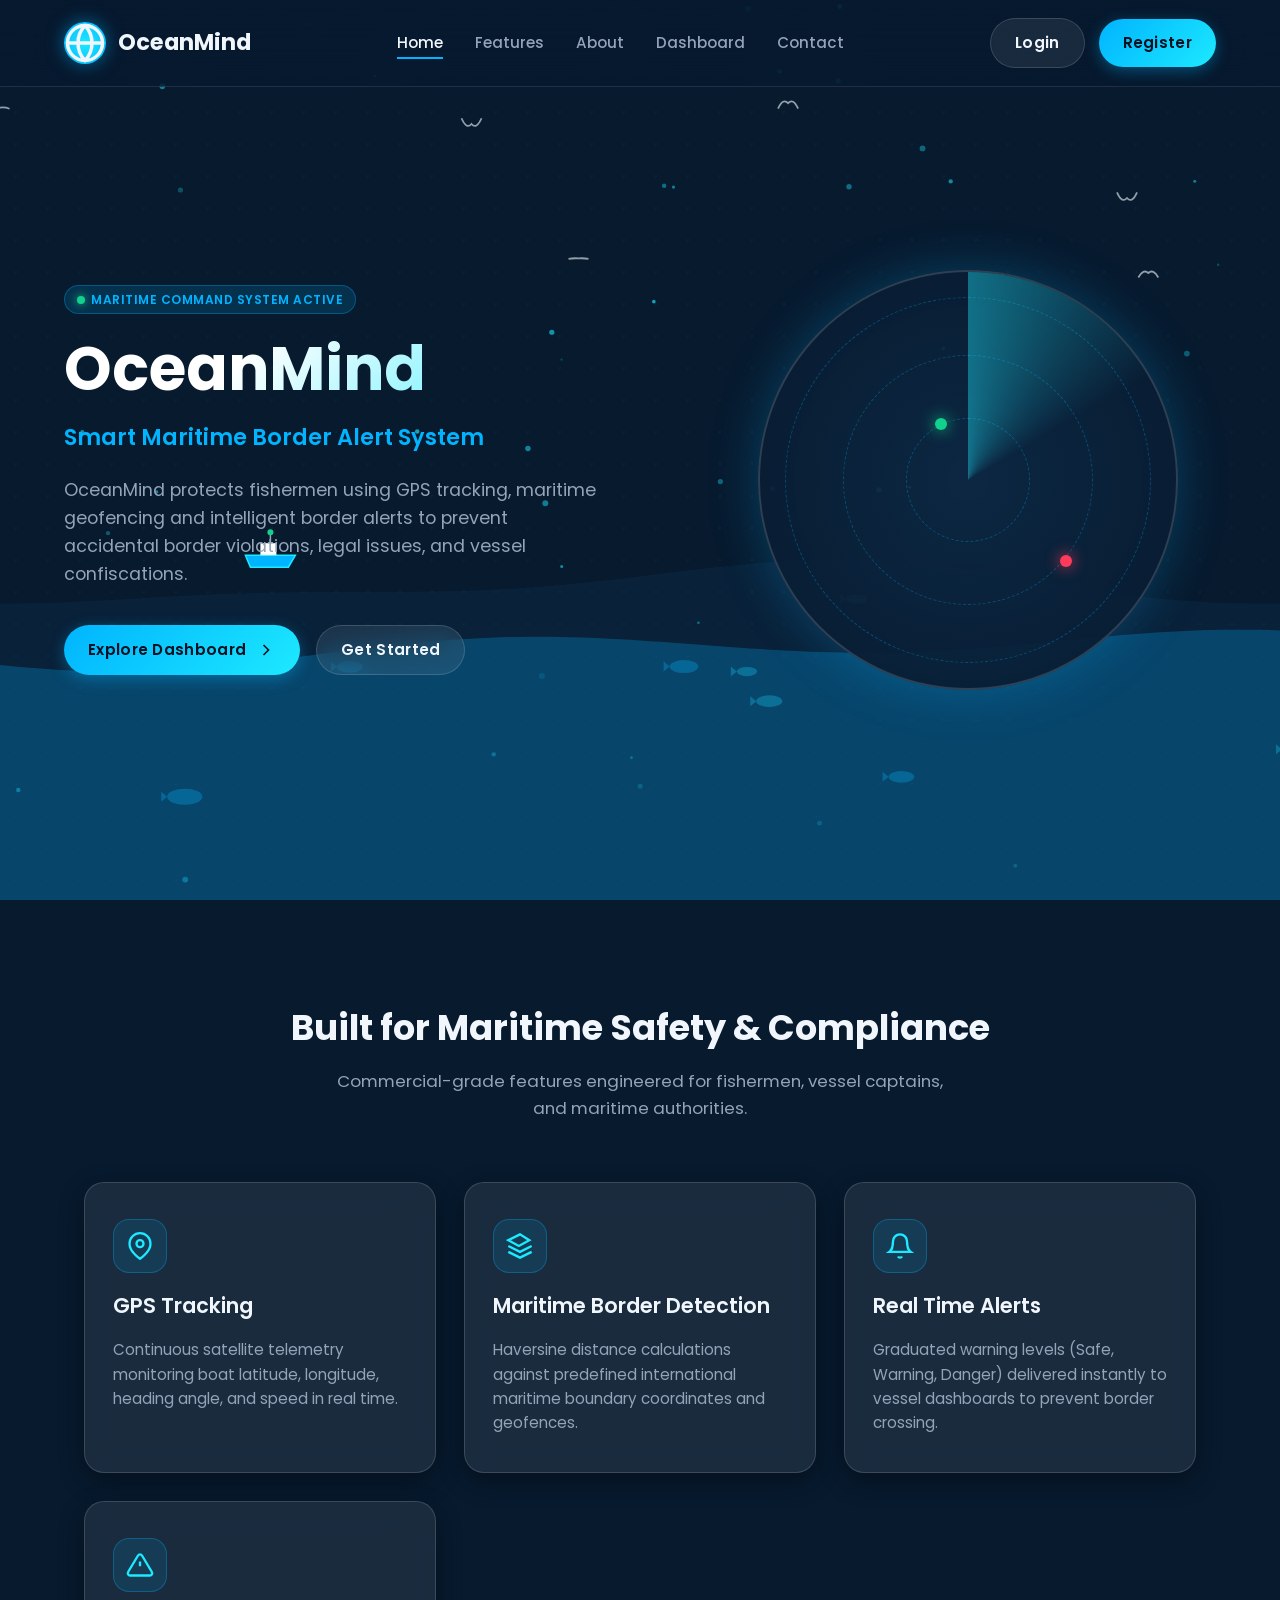
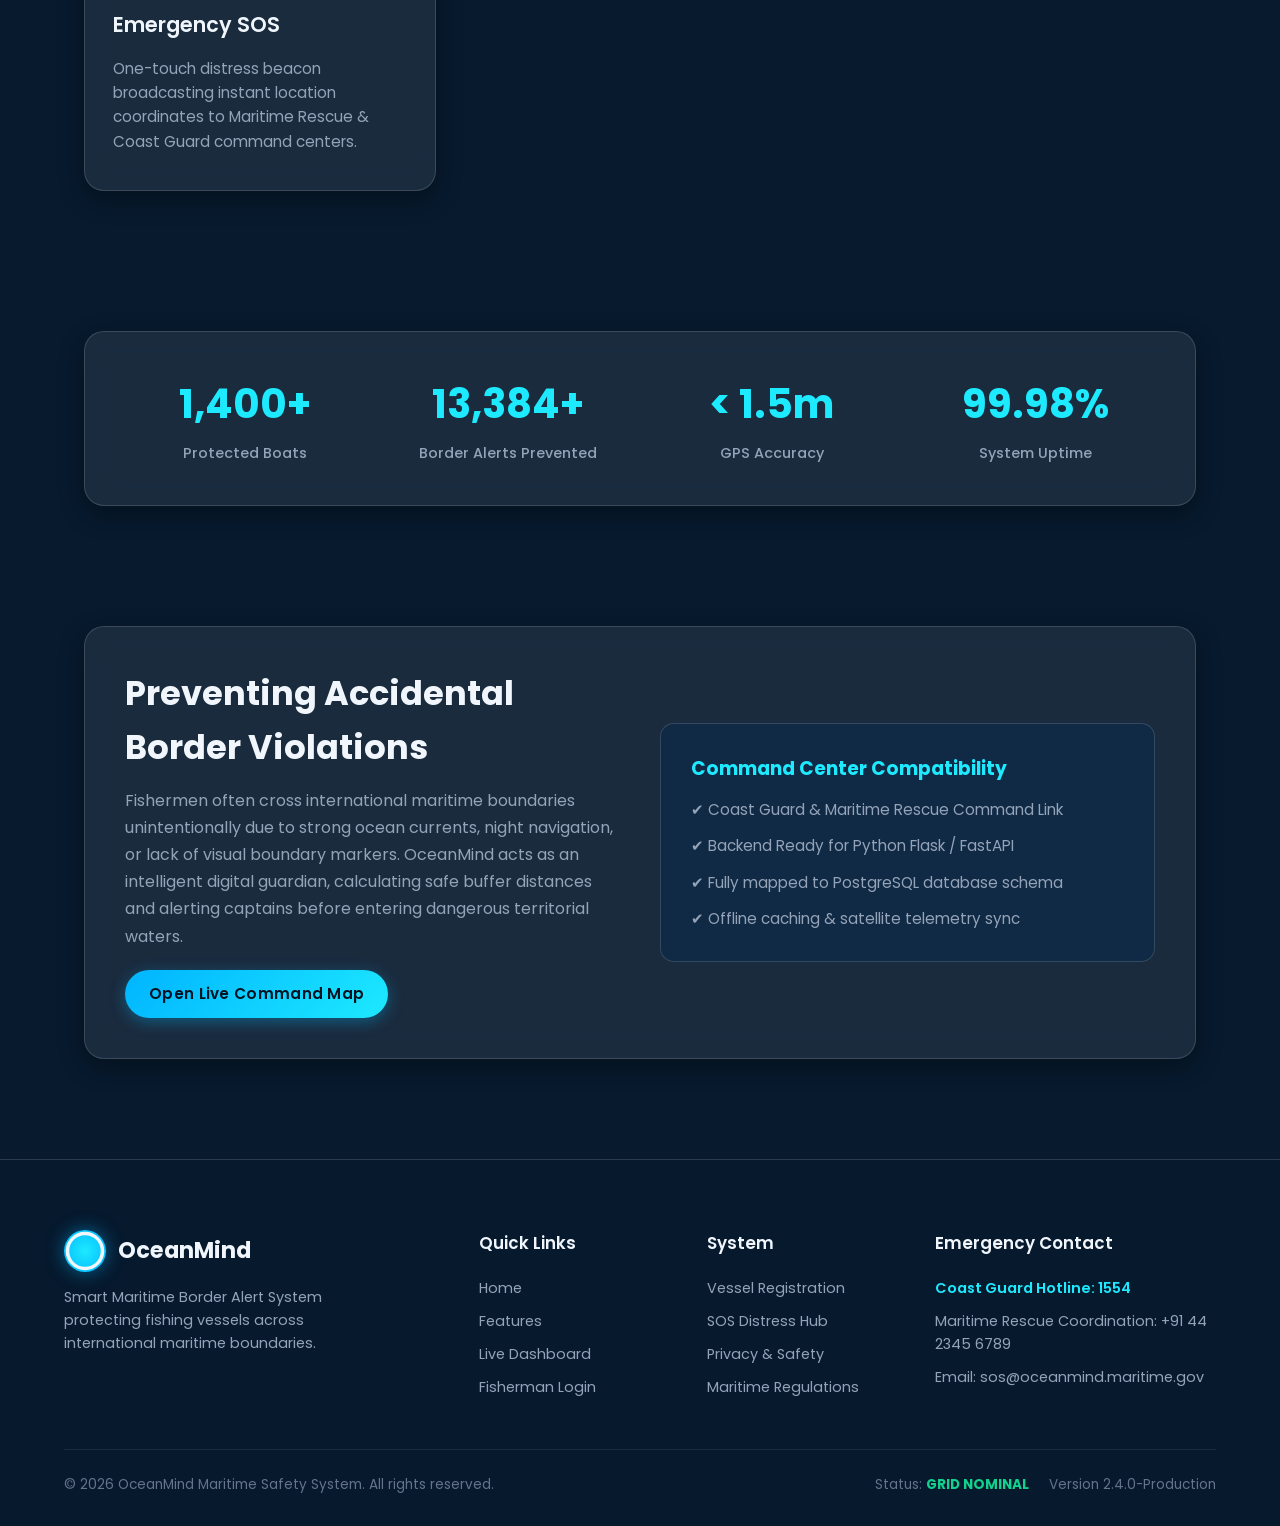
<file: index.html>
<!DOCTYPE html>
<html lang="en">
<head>
  <meta charset="UTF-8">
  <meta name="viewport" content="width=device-width, initial-scale=1.0">
  <title>OceanMind - Smart Maritime Border Alert System</title>
  <meta name="description" content="OceanMind protects fishermen using real-time GPS tracking, maritime geofencing and intelligent border alerts to prevent accidental international border violations.">
  
  <!-- Google Fonts: Poppins -->
  <link rel="preconnect" href="https://fonts.googleapis.com">
  <link rel="preconnect" href="https://fonts.gstatic.com" crossorigin>
  <link href="https://fonts.googleapis.com/css2?family=Poppins:wght@400;500;600;700&display=swap" rel="stylesheet">
  
  <!-- OceanMind Master CSS -->
  <link rel="stylesheet" href="css/oceanmind.css">
</head>
<body>

  <!-- ==========================================
       NAVIGATION HEADER
       ========================================== -->
  <header class="navbar">
    <a href="index.html" class="navbar-brand">
      <div class="logo-icon">
        <svg viewBox="0 0 24 24" fill="none" stroke="currentColor" stroke-width="2" stroke-linecap="round" stroke-linejoin="round">
          <circle cx="12" cy="12" r="10"></circle>
          <path d="M12 2a14.5 14.5 0 0 0 0 20 14.5 14.5 0 0 0 0-20"></path>
          <path d="M2 12h20"></path>
        </svg>
      </div>
      <span>OceanMind</span>
    </a>

    <nav>
      <ul class="nav-menu" id="hero-nav-menu">
        <li><a href="index.html" class="nav-link active">Home</a></li>
        <li><a href="#features" class="nav-link">Features</a></li>
        <li><a href="#about" class="nav-link">About</a></li>
        <li><a href="dashboard.html" class="nav-link">Dashboard</a></li>
        <li><a href="#contact" class="nav-link">Contact</a></li>
      </ul>
    </nav>

    <div class="nav-actions">
      <a href="login.html" class="btn btn-secondary">Login</a>
      <a href="register.html" class="btn btn-primary">Register</a>
      <div class="mobile-toggle" id="hero-mobile-toggle">☰</div>
    </div>
  </header>

  <!-- ==========================================
       FULLSCREEN HERO SECTION
       ========================================== -->
  <section class="hero-section">
    <!-- HTML5 Canvas Animated Ocean Backdrop -->
    <canvas id="ocean-canvas"></canvas>
    <div class="hero-overlay-grid"></div>

    <div class="hero-container">
      <div class="hero-content">
        <div class="badge badge-info hero-badge" style="margin-bottom: 20px;">
          <span class="status-dot active"></span> Maritime Command System Active
        </div>
        <h1 class="hero-title">OceanMind</h1>
        <h2 class="hero-subtitle">Smart Maritime Border Alert System</h2>
        <p class="hero-description">
          OceanMind protects fishermen using GPS tracking, maritime geofencing and intelligent border alerts to prevent accidental border violations, legal issues, and vessel confiscations.
        </p>

        <div class="hero-buttons">
          <a href="dashboard.html" class="btn btn-primary">
            <span>Explore Dashboard</span>
            <svg width="20" height="20" viewBox="0 0 24 24" fill="none" stroke="currentColor" stroke-width="2"><polyline points="9 18 15 12 9 6"></polyline></svg>
          </a>
          <a href="register.html" class="btn btn-secondary">Get Started</a>
        </div>
      </div>

      <!-- Animated Radar Preview Graphic -->
      <div class="hero-visual">
        <div class="radar-preview-box">
          <div class="radar-ring radar-ring-1"></div>
          <div class="radar-ring radar-ring-2"></div>
          <div class="radar-ring radar-ring-3"></div>
          <div class="radar-line"></div>
          <div class="radar-blip boat-blip" title="Vessel Sentinel IX"></div>
          <div class="radar-blip danger-blip" title="Maritime Boundary Line"></div>
        </div>
      </div>
    </div>
  </section>

  <!-- ==========================================
       FEATURE CARDS SECTION
       ========================================== -->
  <section class="features-section" id="features">
    <div class="section-header">
      <h2 class="section-title">Built for Maritime Safety & Compliance</h2>
      <p class="section-subtitle">Commercial-grade features engineered for fishermen, vessel captains, and maritime authorities.</p>
    </div>

    <div class="features-grid">
      <!-- Feature 1 -->
      <div class="glass-card feature-card">
        <div class="feature-icon">
          <svg viewBox="0 0 24 24" fill="none" stroke="currentColor" stroke-width="2"><path d="M21 10c0 7-9 13-9 13s-9-6-9-13a9 9 0 0 1 18 0z"></path><circle cx="12" cy="10" r="3"></circle></svg>
        </div>
        <h3 class="feature-title">GPS Tracking</h3>
        <p class="feature-desc">Continuous satellite telemetry monitoring boat latitude, longitude, heading angle, and speed in real time.</p>
      </div>

      <!-- Feature 2 -->
      <div class="glass-card feature-card">
        <div class="feature-icon">
          <svg viewBox="0 0 24 24" fill="none" stroke="currentColor" stroke-width="2"><polygon points="12 2 2 7 11 12 20 7 12 2"></polygon><polyline points="2 17 12 22 22 17"></polyline><polyline points="2 12 12 17 22 12"></polyline></svg>
        </div>
        <h3 class="feature-title">Maritime Border Detection</h3>
        <p class="feature-desc">Haversine distance calculations against predefined international maritime boundary coordinates and geofences.</p>
      </div>

      <!-- Feature 3 -->
      <div class="glass-card feature-card">
        <div class="feature-icon">
          <svg viewBox="0 0 24 24" fill="none" stroke="currentColor" stroke-width="2"><path d="M18 8A6 6 0 0 0 6 8c0 7-3 9-3 9h18s-3-2-3-9"></path><path d="M13.73 21a2 2 0 0 1-3.46 0"></path></svg>
        </div>
        <h3 class="feature-title">Real Time Alerts</h3>
        <p class="feature-desc">Graduated warning levels (Safe, Warning, Danger) delivered instantly to vessel dashboards to prevent border crossing.</p>
      </div>

      <!-- Feature 4 -->
      <div class="glass-card feature-card">
        <div class="feature-icon">
          <svg viewBox="0 0 24 24" fill="none" stroke="currentColor" stroke-width="2"><path d="M10.29 3.86L1.82 18a2 2 0 0 0 1.71 3h16.94a2 2 0 0 0 1.71-3L13.71 3.86a2 2 0 0 0-3.42 0z"></path><line x1="12" y1="9" x2="12" y2="13"></line><line x1="12" y1="17" x2="12.01" y2="17"></line></svg>
        </div>
        <h3 class="feature-title">Emergency SOS</h3>
        <p class="feature-desc">One-touch distress beacon broadcasting instant location coordinates to Maritime Rescue & Coast Guard command centers.</p>
      </div>
    </div>
  </section>

  <!-- ==========================================
       STATISTICS SECTION
       ========================================== -->
  <section class="stats-section">
    <div class="glass-card stats-container">
      <div class="stat-item">
        <div class="stat-number" data-target="1480">1,480+</div>
        <div class="stat-label">Protected Boats</div>
      </div>
      <div class="stat-item">
        <div class="stat-number" data-target="14290">14,290+</div>
        <div class="stat-label">Border Alerts Prevented</div>
      </div>
      <div class="stat-item">
        <div class="stat-number">&lt; 1.5m</div>
        <div class="stat-label">GPS Accuracy</div>
      </div>
      <div class="stat-item">
        <div class="stat-number">99.98%</div>
        <div class="stat-label">System Uptime</div>
      </div>
    </div>
  </section>

  <!-- ==========================================
       ABOUT & MARITIME COMMAND CALLOUT
       ========================================== -->
  <section class="features-section" id="about" style="padding-top: 20px;">
    <div class="glass-card" style="padding: 40px; display: grid; grid-template-columns: 1fr 1fr; gap: 40px; align-items: center;">
      <div>
        <h2 class="section-title" style="text-align: left; font-size: 2.1rem;">Preventing Accidental Border Violations</h2>
        <p style="color: var(--text-muted); margin-bottom: 20px; line-height: 1.7;">
          Fishermen often cross international maritime boundaries unintentionally due to strong ocean currents, night navigation, or lack of visual boundary markers. OceanMind acts as an intelligent digital guardian, calculating safe buffer distances and alerting captains before entering dangerous territorial waters.
        </p>
        <div style="display: flex; gap: 16px;">
          <a href="dashboard.html" class="btn btn-primary">Open Live Command Map</a>
        </div>
      </div>
      <div style="background: rgba(14, 42, 71, 0.8); border: 1px solid var(--card-border); border-radius: var(--radius-md); padding: 30px;">
        <h3 style="color: var(--accent-cyan); margin-bottom: 14px;">Command Center Compatibility</h3>
        <ul style="list-style: none; display: flex; flex-direction: column; gap: 12px; color: var(--text-muted); font-size: 0.95rem;">
          <li>✔ Coast Guard & Maritime Rescue Command Link</li>
          <li>✔ Backend Ready for Python Flask / FastAPI</li>
          <li>✔ Fully mapped to PostgreSQL database schema</li>
          <li>✔ Offline caching & satellite telemetry sync</li>
        </ul>
      </div>
    </div>
  </section>

  <!-- ==========================================
       FOOTER
       ========================================== -->
  <footer class="footer" id="contact">
    <div class="footer-container">
      <div class="footer-brand">
        <a href="index.html" class="navbar-brand">
          <div class="logo-icon">
            <svg viewBox="0 0 24 24" fill="none" stroke="currentColor" stroke-width="2"><circle cx="12" cy="12" r="10"></circle></svg>
          </div>
          <span>OceanMind</span>
        </a>
        <p>Smart Maritime Border Alert System protecting fishing vessels across international maritime boundaries.</p>
      </div>

      <div>
        <h4 class="footer-col-title">Quick Links</h4>
        <ul class="footer-links">
          <li><a href="index.html">Home</a></li>
          <li><a href="#features">Features</a></li>
          <li><a href="dashboard.html">Live Dashboard</a></li>
          <li><a href="login.html">Fisherman Login</a></li>
        </ul>
      </div>

      <div>
        <h4 class="footer-col-title">System</h4>
        <ul class="footer-links">
          <li><a href="register.html">Vessel Registration</a></li>
          <li><a href="dashboard.html">SOS Distress Hub</a></li>
          <li><a href="#">Privacy & Safety</a></li>
          <li><a href="#">Maritime Regulations</a></li>
        </ul>
      </div>

      <div>
        <h4 class="footer-col-title">Emergency Contact</h4>
        <ul class="footer-links">
          <li style="color: var(--accent-cyan); font-weight: 600;">Coast Guard Hotline: 1554</li>
          <li style="color: var(--text-muted);">Maritime Rescue Coordination: +91 44 2345 6789</li>
          <li style="color: var(--text-muted);">Email: sos@oceanmind.maritime.gov</li>
        </ul>
      </div>
    </div>

    <div class="footer-bottom">
      <div>&copy; 2026 OceanMind Maritime Safety System. All rights reserved.</div>
      <div style="display: flex; gap: 20px;">
        <span>Status: <strong style="color: var(--color-success);">GRID NOMINAL</strong></span>
        <span>Version 2.4.0-Production</span>
      </div>
    </div>
  </footer>

  <!-- JavaScript Modules -->
  <script src="js/ocean-animation.js"></script>
  <script src="js/apiClient.js"></script>
  <script src="js/auth.js"></script>
  <script>
    // Hero Mobile Navigation Toggle
    document.getElementById('hero-mobile-toggle')?.addEventListener('click', () => {
      document.getElementById('hero-nav-menu')?.classList.toggle('show');
    });
  </script>
</body>
</html>
</file>
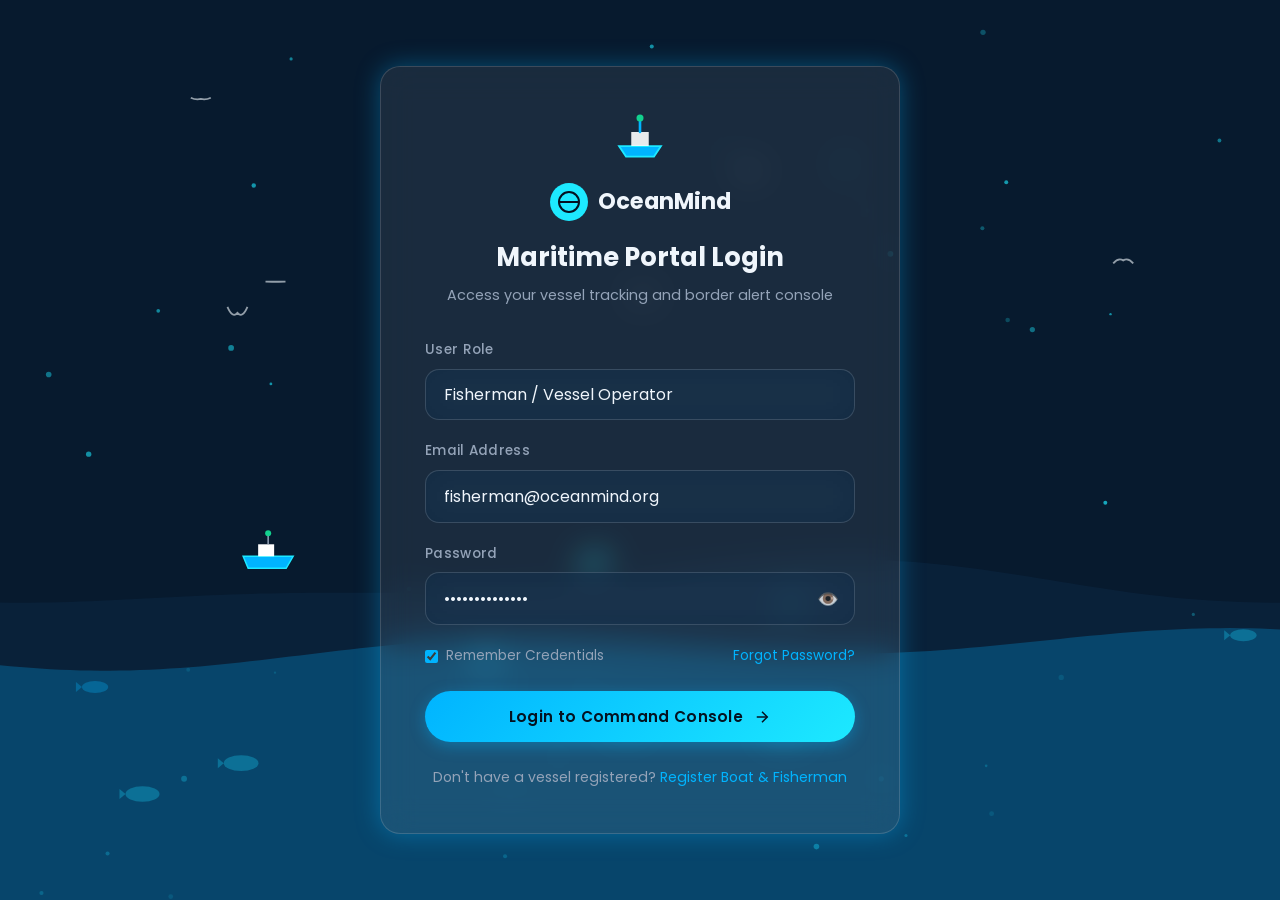
<file: login.html>
<!DOCTYPE html>
<html lang="en">
<head>
  <meta charset="UTF-8">
  <meta name="viewport" content="width=device-width, initial-scale=1.0">
  <title>Login - OceanMind Maritime Portal</title>
  
  <!-- Google Fonts: Poppins -->
  <link rel="preconnect" href="https://fonts.googleapis.com">
  <link rel="preconnect" href="https://fonts.gstatic.com" crossorigin>
  <link href="https://fonts.googleapis.com/css2?family=Poppins:wght@400;500;600;700&display=swap" rel="stylesheet">
  
  <!-- OceanMind Master CSS -->
  <link rel="stylesheet" href="css/oceanmind.css">
</head>
<body>

  <div class="auth-wrapper">
    <!-- HTML5 Animated Ocean Canvas -->
    <canvas id="auth-canvas"></canvas>

    <div class="glass-card auth-card glow-blue">
      <!-- Floating Boat Graphic -->
      <div class="floating-vessel-container">
        <svg class="floating-vessel-svg" viewBox="0 0 64 64" fill="none" xmlns="http://www.w3.org/2000/svg">
          <path d="M8 40L56 40L48 52L16 52L8 40Z" fill="#00B4FF" stroke="#1DE9FF" stroke-width="2"/>
          <path d="M22 24H42V40H22V24Z" fill="#FFFFFF" fill-opacity="0.9"/>
          <path d="M32 8V24" stroke="#00B4FF" stroke-width="3" stroke-linecap="round"/>
          <circle cx="32" cy="8" r="4" fill="#12D18E"/>
        </svg>
      </div>

      <div class="auth-header">
        <a href="index.html" class="auth-logo">
          <div class="auth-logo-icon">
            <svg width="24" height="24" viewBox="0 0 24 24" fill="none" stroke="#041221" stroke-width="2"><circle cx="12" cy="12" r="10"></circle><path d="M2 12h20"></path></svg>
          </div>
          <span class="auth-logo-text">OceanMind</span>
        </a>
        <h2 class="auth-title">Maritime Portal Login</h2>
        <p class="auth-subtitle">Access your vessel tracking and border alert console</p>
      </div>

      <form id="login-form">
        <!-- Role Selection matching PostgreSQL users table role field -->
        <div class="form-group">
          <label class="form-label" for="login-role">User Role</label>
          <select class="form-control" id="login-role" required>
            <option value="Fisherman">Fisherman / Vessel Operator</option>
            <option value="Boat Owner">Boat Owner / Fleet Manager</option>
            <option value="Maritime Authority">Maritime Authority / Coast Guard</option>
          </select>
        </div>

        <!-- Email Field -->
        <div class="form-group">
          <label class="form-label" for="login-email">Email Address</label>
          <input type="email" class="form-control" id="login-email" placeholder="fisherman@oceanmind.org" required value="fisherman@oceanmind.org">
        </div>

        <!-- Password Field -->
        <div class="form-group">
          <label class="form-label" for="login-password">Password</label>
          <div class="password-input-wrapper">
            <input type="password" class="form-control" id="login-password" placeholder="••••••••••••" required value="OceanMind2026!">
            <span class="password-toggle">👁️</span>
          </div>
        </div>

        <!-- Remember Me & Forgot Password -->
        <div style="display: flex; align-items: center; justify-content: space-between; margin-bottom: 24px; font-size: 0.85rem;">
          <label style="display: flex; align-items: center; gap: 8px; cursor: pointer; color: var(--text-muted);">
            <input type="checkbox" id="remember-me" checked style="accent-color: var(--primary-blue);"> Remember Credentials
          </label>
          <a href="#" id="forgot-password-link" style="color: var(--primary-blue);">Forgot Password?</a>
        </div>

        <button type="submit" class="btn btn-primary" style="width: 100%; padding: 14px;">
          <span>Login to Command Console</span>
          <svg width="18" height="18" viewBox="0 0 24 24" fill="none" stroke="currentColor" stroke-width="2"><line x1="5" y1="12" x2="19" y2="12"></line><polyline points="12 5 19 12 12 19"></polyline></svg>
        </button>
      </form>

      <div class="auth-footer-link">
        Don't have a vessel registered? <a href="register.html">Register Boat & Fisherman</a>
      </div>
    </div>
  </div>

  <!-- Forgot Password Modal -->
  <div class="modal-backdrop" id="forgot-modal">
    <div class="modal-card">
      <div class="modal-header">
        <h3 class="modal-title">Reset Access Password</h3>
        <span class="modal-close" id="close-modal">&times;</span>
      </div>
      <p style="color: var(--text-muted); font-size: 0.9rem; margin-bottom: 20px;">
        Enter your registered email address or Aadhaar Number. Password recovery instructions will be sent via SMS / Email.
      </p>
      <div class="form-group">
        <label class="form-label">Email or Aadhaar Number</label>
        <input type="text" class="form-control" placeholder="Enter Email or 12-Digit Aadhaar">
      </div>
      <button type="button" class="btn btn-primary" style="width: 100%; margin-top: 10px;" onclick="showToast('Password reset link sent to registered phone number.', 'success'); document.getElementById('forgot-modal').classList.remove('show');">
        Send Recovery Code
      </button>
    </div>
  </div>

  <!-- JavaScript Modules -->
  <script src="js/ocean-animation.js"></script>
  <script src="js/apiClient.js"></script>
  <script src="js/auth.js"></script>
  <script>
    document.getElementById('forgot-password-link')?.addEventListener('click', (e) => {
      e.preventDefault();
      document.getElementById('forgot-modal')?.classList.add('show');
    });
    document.getElementById('close-modal')?.addEventListener('click', () => {
      document.getElementById('forgot-modal')?.classList.remove('show');
    });
  </script>
</body>
</html>
</file>
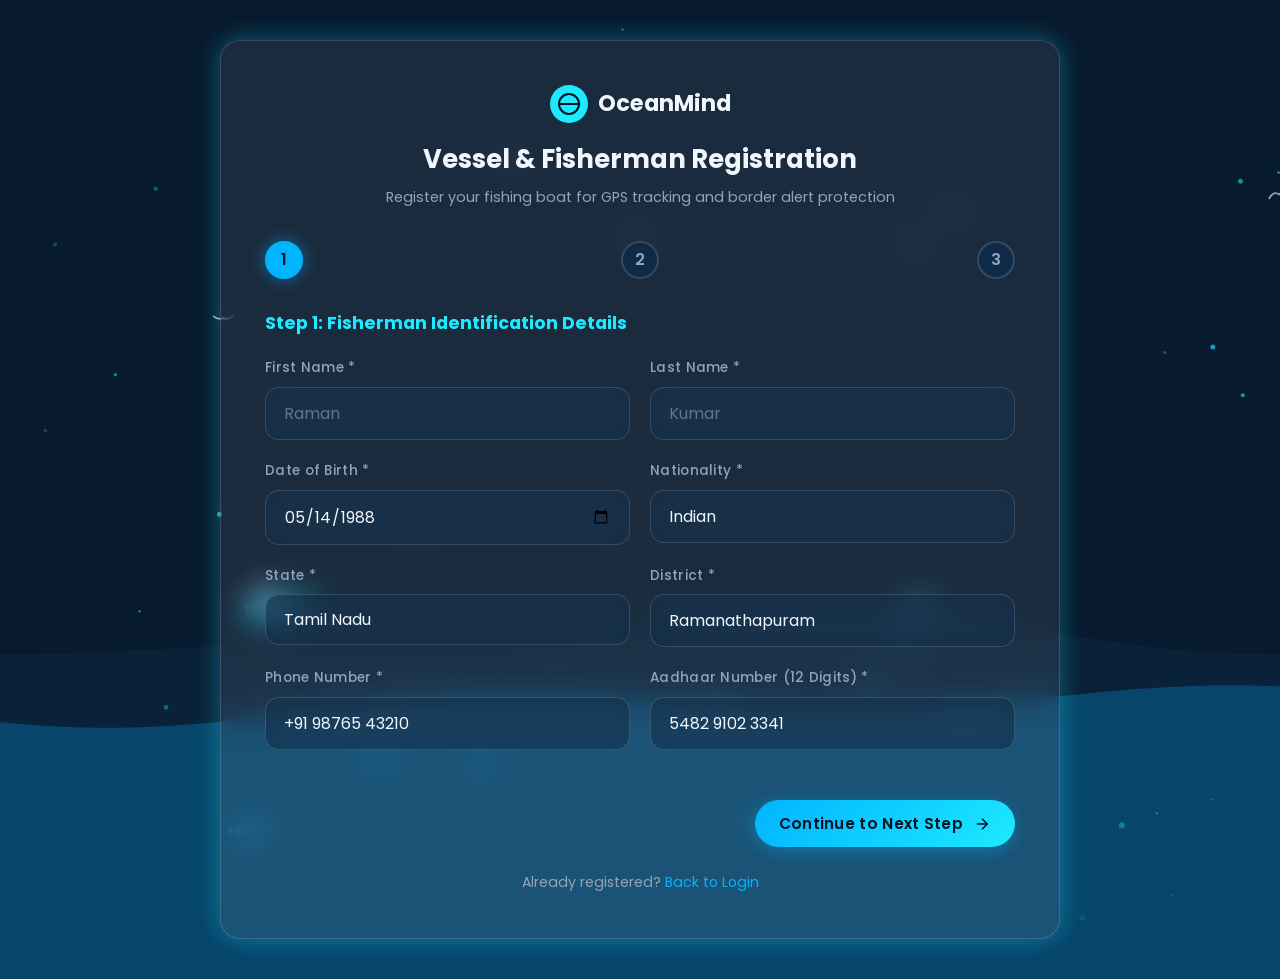
<file: register.html>
<!DOCTYPE html>
<html lang="en">
<head>
  <meta charset="UTF-8">
  <meta name="viewport" content="width=device-width, initial-scale=1.0">
  <title>Vessel Registration - OceanMind</title>
  
  <!-- Google Fonts: Poppins -->
  <link rel="preconnect" href="https://fonts.googleapis.com">
  <link rel="preconnect" href="https://fonts.gstatic.com" crossorigin>
  <link href="https://fonts.googleapis.com/css2?family=Poppins:wght@400;500;600;700&display=swap" rel="stylesheet">
  
  <!-- OceanMind Master CSS -->
  <link rel="stylesheet" href="css/oceanmind.css">
</head>
<body>

  <div class="auth-wrapper">
    <canvas id="auth-canvas"></canvas>

    <div class="glass-card auth-card auth-card-wide glow-cyan">
      <div class="auth-header">
        <a href="index.html" class="auth-logo">
          <div class="auth-logo-icon">
            <svg width="24" height="24" viewBox="0 0 24 24" fill="none" stroke="#041221" stroke-width="2"><circle cx="12" cy="12" r="10"></circle><path d="M2 12h20"></path></svg>
          </div>
          <span class="auth-logo-text">OceanMind</span>
        </a>
        <h2 class="auth-title">Vessel & Fisherman Registration</h2>
        <p class="auth-subtitle">Register your fishing boat for GPS tracking and border alert protection</p>
      </div>

      <!-- Multi-step Progress Bar -->
      <div class="form-steps-nav">
        <div class="step-indicator active" data-step="1">1</div>
        <div class="step-indicator" data-step="2">2</div>
        <div class="step-indicator" data-step="3">3</div>
      </div>

      <form id="register-form">
        <!-- ==========================================
             STEP 1: PERSONAL DETAILS (users table)
             ========================================== -->
        <div class="form-step" data-step="1">
          <h3 style="color: var(--accent-cyan); font-size: 1.1rem; margin-bottom: 20px;">Step 1: Fisherman Identification Details</h3>
          
          <div class="form-grid-2">
            <div class="form-group">
              <label class="form-label" for="first_name">First Name *</label>
              <input type="text" class="form-control" id="first_name" placeholder="Raman" required>
            </div>
            <div class="form-group">
              <label class="form-label" for="last_name">Last Name *</label>
              <input type="text" class="form-control" id="last_name" placeholder="Kumar" required>
            </div>
          </div>

          <div class="form-grid-2">
            <div class="form-group">
              <label class="form-label" for="date_of_birth">Date of Birth *</label>
              <input type="date" class="form-control" id="date_of_birth" required value="1988-05-14">
            </div>
            <div class="form-group">
              <label class="form-label" for="nationality">Nationality *</label>
              <input type="text" class="form-control" id="nationality" placeholder="Indian" required value="Indian">
            </div>
          </div>

          <div class="form-grid-2">
            <div class="form-group">
              <label class="form-label" for="state">State *</label>
              <select class="form-control" id="state" required>
                <option value="Tamil Nadu">Tamil Nadu</option>
                <option value="Kerala">Kerala</option>
                <option value="Andhra Pradesh">Andhra Pradesh</option>
                <option value="Gujarat">Gujarat</option>
                <option value="Maharashtra">Maharashtra</option>
                <option value="Odisha">Odisha</option>
                <option value="West Bengal">West Bengal</option>
              </select>
            </div>
            <div class="form-group">
              <label class="form-label" for="district">District *</label>
              <input type="text" class="form-control" id="district" placeholder="Ramanathapuram" required value="Ramanathapuram">
            </div>
          </div>

          <div class="form-grid-2">
            <div class="form-group">
              <label class="form-label" for="phone">Phone Number *</label>
              <input type="tel" class="form-control" id="phone" placeholder="+91 98765 43210" required value="+91 98765 43210">
            </div>
            <div class="form-group">
              <label class="form-label" for="aadhaar_number">Aadhaar Number (12 Digits) *</label>
              <input type="text" class="form-control" id="aadhaar_number" placeholder="5482 9102 3341" required value="5482 9102 3341">
            </div>
          </div>
        </div>

        <!-- ==========================================
             STEP 2: BOAT SPECIFICATIONS (boats table)
             ========================================== -->
        <div class="form-step" data-step="2" style="display: none;">
          <h3 style="color: var(--accent-cyan); font-size: 1.1rem; margin-bottom: 20px;">Step 2: Vessel & Boat Specifications</h3>
          
          <div class="form-grid-2">
            <div class="form-group">
              <label class="form-label" for="boat_id">Boat Unique Identifier (ID) *</label>
              <input type="text" class="form-control" id="boat_id" placeholder="BOAT-IND-7842" required value="BOAT-IND-7842">
            </div>
            <div class="form-group">
              <label class="form-label" for="boat_name">Boat Name *</label>
              <input type="text" class="form-control" id="boat_name" placeholder="Ocean Sentinel IX" required value="Ocean Sentinel IX">
            </div>
          </div>

          <div class="form-grid-2">
            <div class="form-group">
              <label class="form-label" for="registration_number">Official Registration Number *</label>
              <input type="text" class="form-control" id="registration_number" placeholder="IND-TN-10-MM-884" required value="IND-TN-10-MM-884">
            </div>
            <div class="form-group">
              <label class="form-label" for="boat_type">Vessel Vessel Type *</label>
              <select class="form-control" id="boat_type" required>
                <option value="Deep Sea Trawler">Deep Sea Trawler</option>
                <option value="Gillnetter">Gillnetter</option>
                <option value="Longliner">Longliner</option>
                <option value="Motorized Mechanized Craft">Motorized Mechanized Craft</option>
                <option value="Patrol Speedboat">Patrol Speedboat</option>
              </select>
            </div>
          </div>

          <div class="form-group">
            <label class="form-label" for="capacity">Boat Storage / Crew Capacity (Tons / Crew Count) *</label>
            <input type="text" class="form-control" id="capacity" placeholder="18 Tons / 8 Crew Members" required value="18 Tons / 8 Crew">
          </div>
        </div>

        <!-- ==========================================
             STEP 3: ACCOUNT & ROLE (users credentials)
             ========================================== -->
        <div class="form-step" data-step="3" style="display: none;">
          <h3 style="color: var(--accent-cyan); font-size: 1.1rem; margin-bottom: 20px;">Step 3: Portal Credentials & Role</h3>
          
          <div class="form-group">
            <label class="form-label" for="role">User Role *</label>
            <select class="form-control" id="role" required>
              <option value="Fisherman">Fisherman / Vessel Captain</option>
              <option value="Boat Owner">Boat Owner / Fleet Manager</option>
              <option value="Maritime Authority">Maritime Authority Officer</option>
            </select>
          </div>

          <div class="form-group">
            <label class="form-label" for="email">Account Email Address *</label>
            <input type="email" class="form-control" id="email" placeholder="raman.kumar@oceanmind.org" required value="raman.kumar@oceanmind.org">
          </div>

          <div class="form-grid-2">
            <div class="form-group">
              <label class="form-label" for="reg-password">Password *</label>
              <div class="password-input-wrapper">
                <input type="password" class="form-control" id="reg-password" placeholder="••••••••••••" required value="OceanMind2026!">
                <span class="password-toggle">👁️</span>
              </div>
            </div>
            <div class="form-group">
              <label class="form-label" for="reg-confirm-password">Confirm Password *</label>
              <div class="password-input-wrapper">
                <input type="password" class="form-control" id="reg-confirm-password" placeholder="••••••••••••" required value="OceanMind2026!">
                <span class="password-toggle">👁️</span>
              </div>
            </div>
          </div>

          <div style="margin-bottom: 20px; font-size: 0.85rem; color: var(--text-muted);">
            <label style="display: flex; align-items: center; gap: 8px;">
              <input type="checkbox" required checked style="accent-color: var(--primary-blue);">
              I agree to transmit GPS satellite location telemetry for maritime border safety under Maritime Security Acts.
            </label>
          </div>
        </div>

        <!-- Navigation Buttons -->
        <div style="display: flex; items-center; justify-content: space-between; margin-top: 30px;">
          <button type="button" class="btn btn-secondary" id="prev-step-btn" style="display: none;">Previous</button>
          <div></div>
          <button type="button" class="btn btn-primary" id="next-step-btn">
            <span>Continue to Next Step</span>
            <svg width="18" height="18" viewBox="0 0 24 24" fill="none" stroke="currentColor" stroke-width="2"><line x1="5" y1="12" x2="19" y2="12"></line><polyline points="12 5 19 12 12 19"></polyline></svg>
          </button>
          <button type="submit" class="btn btn-primary glow-blue" id="submit-reg-btn" style="display: none;">
            <span>Complete Registration</span>
          </button>
        </div>
      </form>

      <div class="auth-footer-link">
        Already registered? <a href="login.html">Back to Login</a>
      </div>
    </div>
  </div>

  <!-- JavaScript Modules -->
  <script src="js/ocean-animation.js"></script>
  <script src="js/apiClient.js"></script>
  <script src="js/auth.js"></script>
</body>
</html>
</file>
<file: css/oceanmind.css>
/* ==========================================================================
   OCEANMIND - MASTER CONSOLIDATED STYLESHEET (css/oceanmind.css)
   Smart Maritime Border Alert System
   Enterprise Design System: Glassmorphism, Dark Ocean Theme, Modern Typography
   ========================================================================== */

/* --------------------------------------------------------------------------
   1. DESIGN TOKENS & CSS VARIABLES
   -------------------------------------------------------------------------- */
:root {
  /* Color Palette (User Specs) */
  --bg-dark: #071A2E;
  --bg-secondary: #0E2A47;
  --bg-tertiary: #14355A;
  --primary-blue: #00B4FF;
  --accent-cyan: #1DE9FF;
  
  /* Status Colors */
  --color-success: #12D18E;
  --color-warning: #FFB020;
  --color-danger: #FF3B5C;
  --color-info: #00B4FF;

  /* Glassmorphism & Transparency */
  --card-bg: rgba(255, 255, 255, 0.08);
  --card-bg-hover: rgba(255, 255, 255, 0.13);
  --card-bg-active: rgba(255, 255, 255, 0.18);
  --card-border: rgba(255, 255, 255, 0.15);
  --card-border-glow: rgba(0, 180, 255, 0.4);
  --glass-blur: blur(16px);
  --modal-overlay: rgba(5, 15, 28, 0.85);

  /* Typography */
  --font-family: 'Poppins', -apple-system, BlinkMacSystemFont, 'Segoe UI', Roboto, sans-serif;
  --text-main: #F0F6FC;
  --text-muted: #94A3B8;
  --text-dim: #64748B;

  /* Geometry */
  --radius-sm: 8px;
  --radius-md: 14px;
  --radius-lg: 20px;
  --radius-full: 9999px;

  /* Transitions */
  --transition-fast: 0.2s cubic-bezier(0.4, 0, 0.2, 1);
  --transition-normal: 0.35s cubic-bezier(0.4, 0, 0.2, 1);
  --transition-bounce: 0.5s cubic-bezier(0.34, 1.56, 0.64, 1);

  /* Elevation Shadows */
  --shadow-sm: 0 4px 12px rgba(0, 0, 0, 0.2);
  --shadow-md: 0 8px 24px rgba(0, 0, 0, 0.35);
  --shadow-lg: 0 16px 40px rgba(0, 0, 0, 0.5);
  --shadow-glow: 0 0 25px rgba(0, 180, 255, 0.25);
  --shadow-danger-glow: 0 0 30px rgba(255, 59, 92, 0.4);
}

/* --------------------------------------------------------------------------
   2. RESET & BASE STYLES
   -------------------------------------------------------------------------- */
*, *::before, *::after {
  box-sizing: border-box;
  margin: 0;
  padding: 0;
}

html {
  font-size: 16px;
  scroll-behavior: smooth;
}

body {
  font-family: var(--font-family);
  background-color: var(--bg-dark);
  color: var(--text-main);
  line-height: 1.6;
  min-height: 100vh;
  overflow-x: hidden;
  -webkit-font-smoothing: antialiased;
  -moz-osx-font-smoothing: grayscale;
}

/* Custom Scrollbar */
::-webkit-scrollbar {
  width: 8px;
  height: 8px;
}

::-webkit-scrollbar-track {
  background: var(--bg-dark);
}

::-webkit-scrollbar-thumb {
  background: rgba(255, 255, 255, 0.18);
  border-radius: 4px;
}

::-webkit-scrollbar-thumb:hover {
  background: var(--primary-blue);
}

a {
  color: var(--primary-blue);
  text-decoration: none;
  transition: color var(--transition-fast);
}

a:hover {
  color: var(--accent-cyan);
}

button, input, select, textarea {
  font-family: inherit;
  font-size: inherit;
  color: inherit;
}

button {
  cursor: pointer;
  border: none;
  background: none;
}

/* --------------------------------------------------------------------------
   3. GLASSMORPHISM COMPONENTS & UTILITIES
   -------------------------------------------------------------------------- */
.glass-card {
  background: var(--card-bg);
  backdrop-filter: var(--glass-blur);
  -webkit-backdrop-filter: var(--glass-blur);
  border: 1px solid var(--card-border);
  border-radius: var(--radius-lg);
  box-shadow: var(--shadow-md);
  transition: transform var(--transition-normal), border-color var(--transition-normal), box-shadow var(--transition-normal);
  position: relative;
  overflow: hidden;
}

.glass-card::before {
  content: '';
  position: absolute;
  top: 0;
  left: -100%;
  width: 50%;
  height: 100%;
  background: linear-gradient(90deg, transparent, rgba(255, 255, 255, 0.05), transparent);
  transition: left 0.7s ease;
  pointer-events: none;
}

.glass-card:hover::before {
  left: 150%;
}

.glass-card:hover {
  border-color: rgba(255, 255, 255, 0.25);
  box-shadow: var(--shadow-lg), 0 0 20px rgba(0, 180, 255, 0.15);
  transform: translateY(-3px);
}

.glass-panel {
  background: rgba(14, 42, 71, 0.75);
  backdrop-filter: var(--glass-blur);
  -webkit-backdrop-filter: var(--glass-blur);
  border: 1px solid var(--card-border);
  border-radius: var(--radius-md);
}

/* Glow Effects */
.glow-blue {
  box-shadow: 0 0 25px rgba(0, 180, 255, 0.35);
}

.glow-cyan {
  box-shadow: 0 0 25px rgba(29, 233, 255, 0.35);
}

.glow-danger {
  box-shadow: 0 0 25px rgba(255, 59, 92, 0.5);
  animation: pulseDangerGlow 1.8s infinite;
}

/* --------------------------------------------------------------------------
   4. BUTTON STYLES
   -------------------------------------------------------------------------- */
.btn {
  display: inline-flex;
  align-items: center;
  justify-content: center;
  gap: 10px;
  padding: 12px 24px;
  border-radius: var(--radius-full);
  font-weight: 600;
  font-size: 0.95rem;
  letter-spacing: 0.3px;
  transition: all var(--transition-normal);
  position: relative;
  overflow: hidden;
  user-select: none;
}

.btn-primary {
  background: linear-gradient(135deg, var(--primary-blue), var(--accent-cyan));
  color: #041221;
  box-shadow: 0 4px 15px rgba(0, 180, 255, 0.35);
}

.btn-primary:hover {
  transform: translateY(-2px);
  box-shadow: 0 8px 25px rgba(29, 233, 255, 0.5);
  color: #041221;
}

.btn-secondary {
  background: rgba(255, 255, 255, 0.08);
  color: var(--text-main);
  border: 1px solid var(--card-border);
  backdrop-filter: var(--glass-blur);
}

.btn-secondary:hover {
  background: rgba(255, 255, 255, 0.16);
  border-color: var(--primary-blue);
  transform: translateY(-2px);
  color: #FFFFFF;
}

.btn-danger {
  background: linear-gradient(135deg, #FF3B5C, #D91B41);
  color: #FFFFFF;
  box-shadow: 0 4px 18px rgba(255, 59, 92, 0.4);
}

.btn-danger:hover {
  box-shadow: 0 8px 28px rgba(255, 59, 92, 0.6);
  transform: translateY(-2px);
}

/* --------------------------------------------------------------------------
   5. BADGES & STATUS INDICATORS
   -------------------------------------------------------------------------- */
.badge {
  display: inline-flex;
  align-items: center;
  gap: 6px;
  padding: 4px 12px;
  border-radius: var(--radius-full);
  font-size: 0.75rem;
  font-weight: 600;
  text-transform: uppercase;
  letter-spacing: 0.5px;
}

.badge-success {
  background: rgba(18, 209, 142, 0.15);
  color: var(--color-success);
  border: 1px solid rgba(18, 209, 142, 0.3);
}

.badge-warning {
  background: rgba(255, 176, 32, 0.15);
  color: var(--color-warning);
  border: 1px solid rgba(255, 176, 32, 0.3);
}

.badge-danger {
  background: rgba(255, 59, 92, 0.18);
  color: var(--color-danger);
  border: 1px solid rgba(255, 59, 92, 0.4);
  animation: pulseDangerBadge 1.2s infinite alternate;
}

.badge-info {
  background: rgba(0, 180, 255, 0.15);
  color: var(--color-info);
  border: 1px solid rgba(0, 180, 255, 0.3);
}

.status-dot {
  width: 8px;
  height: 8px;
  border-radius: 50%;
  display: inline-block;
}

.status-dot.active {
  background: var(--color-success);
  box-shadow: 0 0 10px var(--color-success);
  animation: pulseDot 1.5s infinite;
}

.status-dot.warning {
  background: var(--color-warning);
  box-shadow: 0 0 10px var(--color-warning);
}

.status-dot.danger {
  background: var(--color-danger);
  box-shadow: 0 0 12px var(--color-danger);
  animation: pulseDot 0.8s infinite;
}

/* --------------------------------------------------------------------------
   6. FORM CONTROLS & VALIDATION
   -------------------------------------------------------------------------- */
.form-group {
  margin-bottom: 20px;
  display: flex;
  flex-direction: column;
  gap: 8px;
}

.form-label {
  font-size: 0.85rem;
  font-weight: 500;
  color: var(--text-muted);
  letter-spacing: 0.3px;
}

.form-control {
  width: 100%;
  padding: 13px 18px;
  background: rgba(14, 42, 71, 0.6);
  border: 1px solid var(--card-border);
  border-radius: var(--radius-md);
  color: var(--text-main);
  outline: none;
  transition: all var(--transition-fast);
  backdrop-filter: var(--glass-blur);
}

.form-control:focus {
  border-color: var(--primary-blue);
  box-shadow: 0 0 15px rgba(0, 180, 255, 0.3);
  background: rgba(14, 42, 71, 0.85);
}

.form-control.is-invalid {
  border-color: var(--color-danger) !important;
  box-shadow: 0 0 12px rgba(255, 59, 92, 0.35) !important;
}

.form-control::placeholder {
  color: var(--text-dim);
}

select.form-control {
  appearance: none;
  background-image: url("data:image/svg+xml,%3Csvg xmlns='http://www.w3.org/2000/svg' width='16' height='16' viewBox='0 0 24 24' fill='none' stroke='%3C%2300B4FF' stroke-width='2' stroke-linecap='round' stroke-linejoin='round'%3E%3Cpolyline points='6 9 12 15 18 9'%3E%3C/polyline%3E%3C/svg%3E");
  background-repeat: no-repeat;
  background-position: right 16px center;
  padding-right: 44px;
}

select.form-control option {
  background-color: var(--bg-secondary);
  color: var(--text-main);
}

.password-input-wrapper {
  position: relative;
  width: 100%;
}

.password-toggle {
  position: absolute;
  right: 16px;
  top: 50%;
  transform: translateY(-50%);
  cursor: pointer;
  font-size: 1.1rem;
  user-select: none;
  opacity: 0.8;
  transition: opacity var(--transition-fast);
}

.password-toggle:hover {
  opacity: 1;
}

/* --------------------------------------------------------------------------
   7. NAVBAR & HERO LANDING STYLES
   -------------------------------------------------------------------------- */
.navbar {
  position: fixed;
  top: 0;
  left: 0;
  width: 100%;
  z-index: 500;
  padding: 18px 5%;
  display: flex;
  align-items: center;
  justify-content: space-between;
  background: rgba(7, 26, 46, 0.65);
  backdrop-filter: blur(20px);
  border-bottom: 1px solid rgba(255, 255, 255, 0.1);
  transition: all var(--transition-normal);
}

.navbar-brand {
  display: flex;
  align-items: center;
  gap: 12px;
  font-size: 1.4rem;
  font-weight: 700;
  color: var(--text-main);
}

.navbar-brand .logo-icon {
  width: 42px;
  height: 42px;
  background: radial-gradient(circle, var(--accent-cyan) 0%, var(--primary-blue) 100%);
  border-radius: 50%;
  display: flex;
  align-items: center;
  justify-content: center;
  box-shadow: 0 0 18px rgba(0, 180, 255, 0.5);
  position: relative;
}

.nav-menu {
  display: flex;
  align-items: center;
  gap: 32px;
  list-style: none;
}

.nav-link {
  font-weight: 500;
  color: var(--text-muted);
  font-size: 0.95rem;
  position: relative;
  padding: 6px 0;
  transition: color var(--transition-fast);
}

.nav-link:hover, .nav-link.active {
  color: var(--text-main);
}

.nav-link::after {
  content: '';
  position: absolute;
  bottom: 0;
  left: 0;
  width: 0;
  height: 2px;
  background: var(--primary-blue);
  transition: width var(--transition-fast);
}

.nav-link:hover::after, .nav-link.active::after {
  width: 100%;
}

.nav-actions {
  display: flex;
  align-items: center;
  gap: 14px;
}

.mobile-toggle {
  display: none;
  font-size: 1.6rem;
  cursor: pointer;
  color: var(--text-main);
}

/* Fullscreen Hero */
.hero-section {
  position: relative;
  min-height: 100vh;
  display: flex;
  align-items: center;
  justify-content: center;
  padding: 140px 5% 80px;
  overflow: hidden;
}

#ocean-canvas {
  position: absolute;
  top: 0;
  left: 0;
  width: 100%;
  height: 100%;
  z-index: 1;
  pointer-events: none;
}

.hero-overlay-grid {
  position: absolute;
  inset: 0;
  background-image: radial-gradient(rgba(0, 180, 255, 0.08) 1px, transparent 1px);
  background-size: 32px 32px;
  z-index: 2;
  pointer-events: none;
}

.hero-container {
  position: relative;
  z-index: 10;
  max-width: 1200px;
  width: 100%;
  display: grid;
  grid-template-columns: 1.1fr 0.9fr;
  gap: 50px;
  align-items: center;
}

.hero-title {
  font-size: 3.8rem;
  font-weight: 700;
  line-height: 1.15;
  margin-bottom: 16px;
  background: linear-gradient(135deg, #FFFFFF 30%, var(--accent-cyan) 100%);
  -webkit-background-clip: text;
  -webkit-text-fill-color: transparent;
  animation: fadeUp 0.8s ease-out;
}

.hero-subtitle {
  font-size: 1.4rem;
  font-weight: 600;
  color: var(--primary-blue);
  margin-bottom: 20px;
  animation: fadeUp 1s ease-out;
}

.hero-description {
  font-size: 1.1rem;
  color: var(--text-muted);
  margin-bottom: 36px;
  max-width: 540px;
  animation: fadeUp 1.2s ease-out;
}

.hero-buttons {
  display: flex;
  gap: 16px;
  animation: fadeUp 1.4s ease-out;
}

/* Radar Graphic Preview */
.hero-visual {
  display: flex;
  align-items: center;
  justify-content: center;
}

.radar-preview-box {
  width: 100%;
  max-width: 420px;
  aspect-ratio: 1;
  border-radius: 50%;
  background: radial-gradient(circle, rgba(14, 42, 71, 0.85) 0%, rgba(7, 26, 46, 0.98) 100%);
  border: 2px solid var(--card-border);
  box-shadow: 0 0 50px rgba(0, 180, 255, 0.25);
  position: relative;
  display: flex;
  align-items: center;
  justify-content: center;
  overflow: hidden;
}

.radar-ring {
  position: absolute;
  border-radius: 50%;
  border: 1px dashed rgba(0, 180, 255, 0.3);
}

.radar-ring-1 { width: 30%; height: 30%; }
.radar-ring-2 { width: 60%; height: 60%; }
.radar-ring-3 { width: 88%; height: 88%; }

.radar-line {
  position: absolute;
  width: 50%;
  height: 50%;
  top: 0;
  right: 0;
  transform-origin: bottom left;
  background: conic-gradient(from 0deg at 0% 100%, rgba(29, 233, 255, 0.4) 0deg, transparent 60deg);
  animation: radarSweep 4s linear infinite;
  pointer-events: none;
}

.radar-blip {
  position: absolute;
  width: 12px;
  height: 12px;
  border-radius: 50%;
}

.boat-blip {
  top: 35%;
  left: 42%;
  background: var(--color-success);
  box-shadow: 0 0 15px var(--color-success);
  animation: pulseDot 1.5s infinite;
}

.danger-blip {
  top: 68%;
  right: 25%;
  background: var(--color-danger);
  box-shadow: 0 0 15px var(--color-danger);
  animation: pulseDot 0.8s infinite;
}

/* Features Grid */
.features-section {
  padding: 100px 5%;
  max-width: 1240px;
  margin: 0 auto;
}

.section-header {
  text-align: center;
  margin-bottom: 60px;
}

.section-title {
  font-size: 2.2rem;
  font-weight: 700;
  margin-bottom: 12px;
}

.section-subtitle {
  color: var(--text-muted);
  font-size: 1.05rem;
  max-width: 620px;
  margin: 0 auto;
}

.features-grid {
  display: grid;
  grid-template-columns: repeat(auto-fit, minmax(260px, 1fr));
  gap: 28px;
}

.feature-card {
  padding: 36px 28px;
  display: flex;
  flex-direction: column;
  gap: 16px;
}

.feature-icon {
  width: 54px;
  height: 54px;
  border-radius: 16px;
  background: rgba(0, 180, 255, 0.12);
  border: 1px solid rgba(0, 180, 255, 0.3);
  display: flex;
  align-items: center;
  justify-content: center;
  color: var(--accent-cyan);
}

.feature-icon svg {
  width: 28px;
  height: 28px;
}

.feature-title {
  font-size: 1.3rem;
  font-weight: 600;
}

.feature-desc {
  color: var(--text-muted);
  font-size: 0.95rem;
  line-height: 1.6;
}

/* Stats Section */
.stats-section {
  padding: 40px 5% 100px;
  max-width: 1240px;
  margin: 0 auto;
}

.stats-container {
  padding: 40px;
  display: grid;
  grid-template-columns: repeat(4, 1fr);
  gap: 24px;
  text-align: center;
}

.stat-item {
  display: flex;
  flex-direction: column;
  gap: 6px;
}

.stat-number {
  font-size: 2.5rem;
  font-weight: 700;
  color: var(--accent-cyan);
}

.stat-label {
  color: var(--text-muted);
  font-size: 0.9rem;
  font-weight: 500;
}

/* Footer */
.footer {
  background: rgba(7, 26, 46, 0.95);
  border-top: 1px solid var(--card-border);
  padding: 70px 5% 30px;
}

.footer-container {
  max-width: 1240px;
  margin: 0 auto 50px;
  display: grid;
  grid-template-columns: 2fr 1fr 1fr 1.5fr;
  gap: 40px;
}

.footer-brand p {
  color: var(--text-muted);
  font-size: 0.9rem;
  margin-top: 14px;
  max-width: 320px;
}

.footer-col-title {
  font-size: 1.05rem;
  font-weight: 600;
  margin-bottom: 20px;
  color: var(--text-main);
}

.footer-links {
  list-style: none;
  display: flex;
  flex-direction: column;
  gap: 10px;
  font-size: 0.9rem;
}

.footer-links a {
  color: var(--text-muted);
}

.footer-links a:hover {
  color: var(--primary-blue);
}

.footer-bottom {
  max-width: 1240px;
  margin: 0 auto;
  padding-top: 24px;
  border-top: 1px solid rgba(255, 255, 255, 0.08);
  display: flex;
  align-items: center;
  justify-content: space-between;
  font-size: 0.85rem;
  color: var(--text-dim);
}

/* --------------------------------------------------------------------------
   8. AUTHENTICATION & MULTI-STEP CARDS
   -------------------------------------------------------------------------- */
.auth-wrapper {
  min-height: 100vh;
  display: flex;
  align-items: center;
  justify-content: center;
  padding: 40px 20px;
  position: relative;
  overflow: hidden;
}

#auth-canvas {
  position: absolute;
  inset: 0;
  z-index: 1;
  pointer-events: none;
}

.auth-card {
  position: relative;
  z-index: 10;
  width: 100%;
  max-width: 520px;
  padding: 44px;
}

.auth-card-wide {
  max-width: 840px;
}

.auth-header {
  text-align: center;
  margin-bottom: 32px;
}

.auth-logo {
  display: inline-flex;
  align-items: center;
  gap: 10px;
  margin-bottom: 16px;
}

.auth-logo-icon {
  width: 38px;
  height: 38px;
  background: var(--accent-cyan);
  border-radius: 50%;
  display: flex;
  align-items: center;
  justify-content: center;
}

.auth-logo-text {
  font-size: 1.4rem;
  font-weight: 700;
  color: var(--text-main);
}

.auth-title {
  font-size: 1.6rem;
  font-weight: 700;
  margin-bottom: 6px;
}

.auth-subtitle {
  color: var(--text-muted);
  font-size: 0.9rem;
}

.floating-vessel-container {
  display: flex;
  justify-content: center;
  margin-bottom: 16px;
}

.floating-vessel-svg {
  width: 56px;
  height: 56px;
  animation: floatBoat 3s ease-in-out infinite;
}

.form-steps-nav {
  display: flex;
  align-items: center;
  justify-content: space-between;
  margin-bottom: 30px;
  position: relative;
}

.step-indicator {
  position: relative;
  z-index: 2;
  width: 38px;
  height: 38px;
  border-radius: 50%;
  background: var(--bg-secondary);
  border: 2px solid var(--card-border);
  display: flex;
  align-items: center;
  justify-content: center;
  font-weight: 600;
  color: var(--text-muted);
  transition: all var(--transition-normal);
}

.step-indicator.active {
  border-color: var(--primary-blue);
  background: var(--primary-blue);
  color: #041221;
  box-shadow: 0 0 15px rgba(0, 180, 255, 0.5);
}

.step-indicator.completed {
  border-color: var(--color-success);
  background: var(--color-success);
  color: #041221;
}

.form-grid-2 {
  display: grid;
  grid-template-columns: 1fr 1fr;
  gap: 20px;
}

.auth-footer-link {
  text-align: center;
  margin-top: 24px;
  font-size: 0.88rem;
  color: var(--text-muted);
}

/* Modal Popup */
.modal-backdrop {
  position: fixed;
  inset: 0;
  background: var(--modal-overlay);
  backdrop-filter: blur(10px);
  z-index: 999;
  display: flex;
  align-items: center;
  justify-content: center;
  opacity: 0;
  pointer-events: none;
  transition: opacity var(--transition-fast);
}

.modal-backdrop.show {
  opacity: 1;
  pointer-events: auto;
}

.modal-card {
  width: 100%;
  max-width: 440px;
  padding: 32px;
  background: var(--bg-secondary);
  border: 1px solid var(--card-border);
  border-radius: var(--radius-lg);
  box-shadow: var(--shadow-lg);
}

.modal-header {
  display: flex;
  align-items: center;
  justify-content: space-between;
  margin-bottom: 16px;
}

.modal-title {
  font-size: 1.2rem;
  font-weight: 600;
}

.modal-close {
  cursor: pointer;
  font-size: 1.4rem;
  color: var(--text-muted);
}

/* --------------------------------------------------------------------------
   9. COMMAND CENTER DASHBOARD & LEAFLET MAP
   -------------------------------------------------------------------------- */
.dashboard-layout {
  display: flex;
  min-height: 100vh;
  background-color: var(--bg-dark);
}

.sidebar {
  width: 260px;
  background: rgba(14, 42, 71, 0.75);
  backdrop-filter: var(--glass-blur);
  border-right: 1px solid var(--card-border);
  display: flex;
  flex-direction: column;
  position: fixed;
  top: 0;
  bottom: 0;
  left: 0;
  z-index: 100;
  transition: transform var(--transition-normal);
}

.sidebar-header {
  padding: 24px 24px 20px;
  border-bottom: 1px solid rgba(255, 255, 255, 0.08);
}

.sidebar-logo-icon {
  width: 36px;
  height: 36px;
  background: var(--accent-cyan);
  border-radius: 50%;
  display: flex;
  align-items: center;
  justify-content: center;
}

.sidebar-logo-text {
  font-size: 1.3rem;
  font-weight: 700;
  color: var(--text-main);
}

.sidebar-nav {
  list-style: none;
  padding: 20px 14px;
  display: flex;
  flex-direction: column;
  gap: 6px;
  flex: 1;
}

.sidebar-item a {
  display: flex;
  align-items: center;
  gap: 14px;
  padding: 12px 16px;
  border-radius: var(--radius-md);
  color: var(--text-muted);
  font-weight: 500;
  font-size: 0.92rem;
  transition: all var(--transition-fast);
}

.sidebar-item a:hover, .sidebar-item.active a {
  background: rgba(0, 180, 255, 0.15);
  color: var(--text-main);
  border-left: 3px solid var(--primary-blue);
}

.sidebar-footer {
  padding: 20px 14px;
  border-top: 1px solid rgba(255, 255, 255, 0.08);
}

.main-wrapper {
  margin-left: 260px;
  flex: 1;
  display: flex;
  flex-direction: column;
  min-width: 0;
}

.top-navbar {
  height: 70px;
  padding: 0 30px;
  background: rgba(14, 42, 71, 0.6);
  backdrop-filter: var(--glass-blur);
  border-bottom: 1px solid var(--card-border);
  display: flex;
  align-items: center;
  justify-content: space-between;
  position: sticky;
  top: 0;
  z-index: 90;
}

.top-search-bar {
  position: relative;
  width: 320px;
}

.top-search-bar .form-control {
  padding-left: 42px;
  height: 42px;
  font-size: 0.85rem;
}

.top-search-icon {
  position: absolute;
  left: 14px;
  top: 50%;
  transform: translateY(-50%);
  color: var(--text-dim);
}

.top-right-menu {
  display: flex;
  align-items: center;
  gap: 20px;
}

.system-status-chip {
  display: flex;
  align-items: center;
  gap: 8px;
  background: rgba(18, 209, 142, 0.12);
  border: 1px solid rgba(18, 209, 142, 0.3);
  padding: 6px 14px;
  border-radius: var(--radius-full);
  font-size: 0.75rem;
  font-weight: 600;
  color: var(--color-success);
}

.time-clock {
  font-family: monospace;
  font-size: 0.85rem;
  color: var(--accent-cyan);
  background: rgba(7, 26, 46, 0.8);
  padding: 6px 14px;
  border-radius: var(--radius-sm);
  border: 1px solid var(--card-border);
}

.user-profile-badge {
  display: flex;
  align-items: center;
  gap: 10px;
}

.user-profile-badge .avatar {
  width: 38px;
  height: 38px;
  border-radius: 50%;
  background: linear-gradient(135deg, var(--primary-blue), var(--accent-cyan));
  color: #041221;
  font-weight: 700;
  display: flex;
  align-items: center;
  justify-content: center;
  font-size: 0.9rem;
}

.dashboard-content {
  padding: 30px;
  display: flex;
  flex-direction: column;
  gap: 28px;
}

/* Telemetry Grid (User Specs: 10 Metric Cards) */
.telemetry-grid {
  display: grid;
  grid-template-columns: repeat(auto-fit, minmax(200px, 1fr));
  gap: 18px;
}

.telemetry-card {
  padding: 18px;
  display: flex;
  flex-direction: column;
  justify-content: space-between;
  gap: 8px;
  min-height: 110px;
}

.telemetry-header {
  display: flex;
  align-items: center;
  justify-content: space-between;
  font-size: 0.8rem;
  color: var(--text-muted);
  font-weight: 500;
}

.telemetry-icon {
  font-size: 1.1rem;
}

.telemetry-value {
  font-size: 1.5rem;
  font-weight: 700;
  color: var(--text-main);
  line-height: 1.2;
}

.telemetry-subtext {
  font-size: 0.75rem;
  color: var(--text-dim);
}

/* Leaflet Map Card */
.map-section-card {
  position: relative;
  border-radius: var(--radius-lg);
  border: 1px solid var(--card-border);
  /* height is driven by #leaflet-map inline style + info strip below it */
}

.map-control-overlay {
  position: absolute;
  top: 16px;
  left: 16px;
  z-index: 400;
}

#leaflet-map {
  width: 100%;
  height: 480px; /* fallback; inline style on div takes precedence */
  background: var(--bg-dark);
  display: block;
}

/* Map Legend Overlay */
.map-legend {
  position: absolute;
  bottom: 20px;
  left: 20px;
  z-index: 400;
  background: rgba(7, 26, 46, 0.85);
  backdrop-filter: blur(10px);
  border: 1px solid var(--card-border);
  padding: 12px 18px;
  border-radius: var(--radius-md);
  display: flex;
  gap: 16px;
  font-size: 0.78rem;
}

.legend-item {
  display: flex;
  align-items: center;
  gap: 6px;
}

.legend-color {
  width: 12px;
  height: 12px;
  border-radius: 3px;
}

/* Map Compass Overlay */
.map-compass-overlay {
  position: absolute;
  top: 16px;
  right: 60px;
  z-index: 400;
  width: 44px;
  height: 44px;
  background: rgba(7, 26, 46, 0.85);
  backdrop-filter: blur(10px);
  border: 1px solid var(--card-border);
  border-radius: 50%;
  display: flex;
  align-items: center;
  justify-content: center;
  box-shadow: var(--shadow-sm);
}

.compass-rose {
  width: 28px;
  height: 28px;
  transition: transform 0.4s ease;
}

/* Custom Boat Marker */
.boat-leaflet-icon {
  background: none;
  border: none;
}

.custom-boat-marker {
  transition: transform 0.5s ease-out;
}

/* Split Command Grid */
.command-split-grid {
  display: grid;
  grid-template-columns: 1.6fr 1fr;
  gap: 24px;
}

.panel-header {
  display: flex;
  align-items: center;
  justify-content: space-between;
  padding: 20px 24px;
  border-bottom: 1px solid rgba(255, 255, 255, 0.08);
}

.panel-title {
  font-size: 1.15rem;
  font-weight: 600;
}

/* Recent Alerts Table */
.alert-panel {
  display: flex;
  flex-direction: column;
}

.alert-table-container {
  padding: 0;
  overflow-x: auto;
  flex: 1;
}

.alert-table {
  width: 100%;
  border-collapse: collapse;
  text-align: left;
  font-size: 0.88rem;
}

.alert-table th {
  padding: 14px 20px;
  color: var(--text-muted);
  font-weight: 600;
  background: rgba(255, 255, 255, 0.03);
  border-bottom: 1px solid var(--card-border);
}

.alert-table td {
  padding: 14px 20px;
  border-bottom: 1px solid rgba(255, 255, 255, 0.06);
  color: var(--text-main);
}

.alert-table tbody tr {
  transition: background var(--transition-fast);
}

.alert-table tbody tr:hover {
  background: rgba(255, 255, 255, 0.05);
}

.table-pagination-controls {
  display: flex;
  align-items: center;
  justify-content: space-between;
  padding: 14px 24px;
  border-top: 1px solid rgba(255, 255, 255, 0.08);
  font-size: 0.82rem;
  color: var(--text-muted);
}

.pagination-pages {
  display: flex;
  gap: 6px;
}

.page-btn {
  width: 28px;
  height: 28px;
  border-radius: 6px;
  display: flex;
  align-items: center;
  justify-content: center;
  background: rgba(255, 255, 255, 0.06);
  color: var(--text-main);
  font-weight: 600;
}

.page-btn.active {
  background: var(--primary-blue);
  color: #041221;
}

/* SOS Emergency Panel */
.sos-panel {
  padding: 24px;
  display: flex;
  flex-direction: column;
  align-items: center;
  justify-content: space-between;
  text-align: center;
}

.sos-btn-giant {
  width: 140px;
  height: 140px;
  border-radius: 50%;
  background: linear-gradient(135deg, #FF3B5C, #B30021);
  color: #FFFFFF;
  font-size: 1.5rem;
  font-weight: 700;
  box-shadow: 0 0 40px rgba(255, 59, 92, 0.5);
  display: flex;
  flex-direction: column;
  align-items: center;
  justify-content: center;
  margin: 20px auto;
  animation: pulseDangerGlow 2s infinite;
  transition: transform var(--transition-bounce);
}

.sos-btn-giant:active {
  transform: scale(0.92);
}

.timeline {
  display: flex;
  flex-direction: column;
  gap: 16px;
  text-align: left;
  position: relative;
  padding-left: 24px;
  margin-top: 10px;
}

.timeline::before {
  content: '';
  position: absolute;
  left: 7px;
  top: 6px;
  bottom: 6px;
  width: 2px;
  background: rgba(255, 255, 255, 0.15);
}

.timeline-item {
  position: relative;
  font-size: 0.82rem;
}

.timeline-dot {
  position: absolute;
  left: -24px;
  top: 4px;
  width: 12px;
  height: 12px;
  border-radius: 50%;
  background: var(--bg-secondary);
  border: 2px solid var(--text-dim);
}

.timeline-item.completed .timeline-dot {
  background: var(--color-success);
  border-color: var(--color-success);
  box-shadow: 0 0 8px var(--color-success);
}

.timeline-item.active .timeline-dot {
  background: var(--color-warning);
  border-color: var(--color-warning);
  animation: pulseDot 1s infinite;
}

/* --------------------------------------------------------------------------
   10. TOAST NOTIFICATION SYSTEM
   -------------------------------------------------------------------------- */
#toast-container {
  position: fixed;
  bottom: 24px;
  right: 24px;
  z-index: 1000;
  display: flex;
  flex-direction: column;
  gap: 12px;
  pointer-events: none;
}

.toast {
  pointer-events: auto;
  min-width: 320px;
  max-width: 440px;
  padding: 14px 20px;
  border-radius: var(--radius-md);
  background: rgba(14, 42, 71, 0.92);
  backdrop-filter: blur(16px);
  border: 1px solid var(--card-border);
  color: var(--text-main);
  box-shadow: var(--shadow-lg);
  display: flex;
  align-items: center;
  justify-content: space-between;
  font-size: 0.9rem;
  animation: slideLeft 0.3s cubic-bezier(0.34, 1.56, 0.64, 1);
  transition: opacity 0.3s ease, transform 0.3s ease;
}

.toast-success {
  border-left: 4px solid var(--color-success);
}

.toast-warning {
  border-left: 4px solid var(--color-warning);
}

.toast-danger {
  border-left: 4px solid var(--color-danger);
}

.toast-info {
  border-left: 4px solid var(--primary-blue);
}

/* --------------------------------------------------------------------------
   11. KEYFRAME ANIMATIONS
   -------------------------------------------------------------------------- */
@keyframes fadeUp {
  from { opacity: 0; transform: translateY(24px); }
  to { opacity: 1; transform: translateY(0); }
}

@keyframes fadeDown {
  from { opacity: 0; transform: translateY(-24px); }
  to { opacity: 1; transform: translateY(0); }
}

@keyframes slideLeft {
  from { opacity: 0; transform: translateX(40px); }
  to { opacity: 1; transform: translateX(0); }
}

@keyframes slideRight {
  from { opacity: 0; transform: translateX(-40px); }
  to { opacity: 1; transform: translateX(0); }
}

@keyframes pulseDot {
  0% { transform: scale(0.95); opacity: 0.8; }
  50% { transform: scale(1.25); opacity: 1; }
  100% { transform: scale(0.95); opacity: 0.8; }
}

@keyframes pulseDangerGlow {
  0% { box-shadow: 0 0 15px rgba(255, 59, 92, 0.4); }
  50% { box-shadow: 0 0 38px rgba(255, 59, 92, 0.9); }
  100% { box-shadow: 0 0 15px rgba(255, 59, 92, 0.4); }
}

@keyframes pulseDangerBadge {
  from { opacity: 0.7; }
  to { opacity: 1; }
}

@keyframes radarSweep {
  from { transform: rotate(0deg); }
  to { transform: rotate(360deg); }
}

@keyframes floatBoat {
  0%, 100% { transform: translateY(0) rotate(0deg); }
  50% { transform: translateY(-8px) rotate(2deg); }
}

@keyframes markerBounce {
  0%, 100% { transform: translateY(0); }
  50% { transform: translateY(-6px); }
}

/* --------------------------------------------------------------------------
   12. RESPONSIVE BREAKPOINTS
   -------------------------------------------------------------------------- */
@media (max-width: 1024px) {
  .hero-container {
    grid-template-columns: 1fr;
    text-align: center;
  }

  .hero-description {
    margin: 0 auto 36px;
  }

  .hero-buttons {
    justify-content: center;
  }

  .stats-container {
    grid-template-columns: repeat(2, 1fr);
  }

  .command-split-grid {
    grid-template-columns: 1fr;
  }

  .footer-container {
    grid-template-columns: 1fr 1fr;
  }
}

@media (max-width: 768px) {
  .nav-menu {
    position: fixed;
    top: 70px;
    left: 0;
    width: 100%;
    background: rgba(7, 26, 46, 0.98);
    backdrop-filter: blur(20px);
    flex-direction: column;
    padding: 30px;
    gap: 20px;
    transform: translateY(-150%);
    transition: transform var(--transition-normal);
  }

  .nav-menu.show {
    transform: translateY(0);
  }

  .mobile-toggle {
    display: block;
  }

  .sidebar {
    transform: translateX(-100%);
  }

  .sidebar.show {
    transform: translateX(0);
  }

  .main-wrapper {
    margin-left: 0;
  }

  .hero-title {
    font-size: 2.8rem;
  }

  .form-grid-2 {
    grid-template-columns: 1fr;
  }

  .footer-container {
    grid-template-columns: 1fr;
  }

  .footer-bottom {
    flex-direction: column;
    gap: 12px;
    text-align: center;
  }
}

/* --------------------------------------------------------------------------
   13. TAMIL NADU MAP STYLES & COAST GUARD MARKERS
   -------------------------------------------------------------------------- */
.cg-station-marker {
  position: relative;
  display: flex;
  align-items: center;
  justify-content: center;
  width: 24px;
  height: 24px;
  cursor: pointer;
}

.cg-pulse-ring {
  position: absolute;
  width: 32px;
  height: 32px;
  border-radius: 50%;
  border: 2px solid #FFB020;
  animation: pulseCgRing 2s infinite ease-out;
  pointer-events: none;
}

@keyframes pulseCgRing {
  0% { transform: scale(0.6); opacity: 0.9; }
  100% { transform: scale(1.6); opacity: 0; }
}

.tn-sector-btn {
  transition: all var(--transition-fast);
}

.tn-sector-btn.active {
  background: var(--primary-blue) !important;
  color: #FFF !important;
  border-color: var(--accent-cyan) !important;
  box-shadow: 0 0 12px rgba(0, 180, 255, 0.4);
}

.boat-leaflet-icon.active-vessel {
  z-index: 1000 !important;
  filter: drop-shadow(0 0 8px #1DE9FF);
}

/* --------------------------------------------------------------------------
   14. TOAST NOTIFICATION SYSTEM (Phase 2)
   -------------------------------------------------------------------------- */
#toast-container {
  position: fixed;
  top: 24px;
  right: 24px;
  z-index: 9999;
  display: flex;
  flex-direction: column;
  gap: 10px;
  max-width: 380px;
  pointer-events: none;
}

.toast {
  padding: 14px 20px;
  border-radius: var(--radius-md);
  font-size: 0.88rem;
  font-weight: 500;
  color: var(--text-main);
  background: rgba(10, 25, 47, 0.96);
  border: 1px solid rgba(255, 255, 255, 0.12);
  backdrop-filter: blur(16px);
  box-shadow: 0 8px 28px rgba(0, 0, 0, 0.45);
  opacity: 1;
  transform: translateX(0);
  transition: opacity 0.3s ease, transform 0.3s ease;
  pointer-events: auto;
  line-height: 1.5;
  word-break: break-word;
}

.toast-info  { border-left: 4px solid var(--color-info); }
.toast-success { border-left: 4px solid var(--color-success); }
.toast-warning { border-left: 4px solid var(--color-warning); }
.toast-danger  { border-left: 4px solid var(--color-danger); }

.toast .toast-content { display: flex; align-items: flex-start; gap: 10px; }

/* --------------------------------------------------------------------------
   15. MAP INFO HEADER (Phase 2)
   -------------------------------------------------------------------------- */
.map-info-header {
  display: flex;
  align-items: center;
  justify-content: space-between;
  flex-wrap: wrap;
  gap: 10px;
  padding: 10px 18px;
  background: rgba(4, 18, 33, 0.88);
  border: 1px solid rgba(0, 180, 255, 0.22);
  border-radius: var(--radius-md);
  margin-bottom: 10px;
  backdrop-filter: blur(12px);
}

.map-info-left {
  display: flex;
  align-items: center;
  gap: 10px;
  flex-wrap: wrap;
}

.map-info-brand {
  font-size: 1rem;
  font-weight: 700;
  color: var(--accent-cyan);
  letter-spacing: 0.3px;
}

.map-info-subtitle {
  font-size: 0.82rem;
  color: var(--text-muted);
  border-left: 1px solid rgba(255,255,255,0.15);
  padding-left: 10px;
}

.demo-env-badge {
  display: inline-flex;
  align-items: center;
  gap: 5px;
  font-size: 0.72rem;
  font-weight: 600;
  padding: 4px 12px;
  background: rgba(255, 176, 32, 0.12);
  border: 1px solid rgba(255, 176, 32, 0.35);
  border-radius: var(--radius-full);
  color: var(--color-warning);
  letter-spacing: 0.2px;
}

/* --------------------------------------------------------------------------
   16. SECTOR TOOLBAR (Phase 2 — replaces inline styles)
   -------------------------------------------------------------------------- */
.tn-sector-toolbar {
  display: flex;
  flex-wrap: wrap;
  align-items: center;
  justify-content: space-between;
  gap: 10px;
  margin-bottom: 10px;
  padding: 12px 18px;
  background: rgba(10, 25, 47, 0.65);
  backdrop-filter: blur(12px);
  border: 1px solid rgba(0, 180, 255, 0.2);
  border-radius: var(--radius-md);
}

.tn-sector-label {
  display: flex;
  align-items: center;
  gap: 8px;
  font-size: 0.8rem;
  font-weight: 600;
  color: var(--text-muted);
  text-transform: uppercase;
  letter-spacing: 0.6px;
  white-space: nowrap;
}

.tn-sector-label .label-icon {
  font-size: 1rem;
  color: var(--accent-cyan);
}

#tn-sector-btn-group {
  display: flex;
  flex-wrap: wrap;
  gap: 6px;
}

/* Enhanced sector button — builds on existing .tn-sector-btn */
.tn-sector-btn {
  padding: 5px 13px;
  font-size: 0.78rem;
  border-radius: var(--radius-sm);
  transition: all var(--transition-fast);
  white-space: nowrap;
}

.tn-sector-btn:focus-visible {
  outline: 2px solid var(--accent-cyan);
  outline-offset: 2px;
}

.tn-sector-btn.active {
  background: linear-gradient(135deg, var(--primary-blue), var(--accent-cyan)) !important;
  color: #041221 !important;
  border-color: transparent !important;
  box-shadow: 0 0 14px rgba(0, 180, 255, 0.45);
  font-weight: 600;
}

/* --------------------------------------------------------------------------
   17. MAP LAYER BUTTON STYLES (Phase 2)
   -------------------------------------------------------------------------- */
.map-layer-pill {
  display: flex;
  gap: 3px;
  background: rgba(4, 18, 33, 0.9);
  border: 1px solid rgba(255, 255, 255, 0.14);
  border-radius: 8px;
  padding: 3px;
}

.map-layer-btn {
  background: transparent;
  color: var(--text-muted);
  border: none;
  border-radius: 6px;
  padding: 4px 11px;
  font-size: 0.75rem;
  font-weight: 600;
  cursor: pointer;
  transition: all var(--transition-fast);
  white-space: nowrap;
}

.map-layer-btn:hover {
  background: rgba(255,255,255,0.08);
  color: var(--text-main);
}

.map-layer-btn.active,
.map-layer-btn:focus-visible {
  background: var(--accent-cyan);
  color: #041221;
  outline: none;
}

/* --------------------------------------------------------------------------
   18. IMPROVED MAP LEGEND (Phase 2)
   -------------------------------------------------------------------------- */
.map-legend {
  flex-wrap: wrap;
  gap: 10px 18px;
  row-gap: 8px;
}

.legend-item {
  gap: 7px;
  font-size: 0.76rem;
  color: var(--text-muted);
  white-space: nowrap;
}

.legend-separator {
  width: 1px;
  height: 16px;
  background: rgba(255,255,255,0.12);
  align-self: center;
}

/* --------------------------------------------------------------------------
   19. RESPONSIVE MAP (Phase 2)
   -------------------------------------------------------------------------- */
@media (max-width: 768px) {
  #leaflet-map {
    height: 300px !important;
  }

  .map-info-header {
    flex-direction: column;
    align-items: flex-start;
    gap: 8px;
  }

  .tn-sector-toolbar {
    flex-direction: column;
    align-items: flex-start;
  }

  #tn-sector-btn-group {
    width: 100%;
  }

  .map-legend {
    flex-direction: column;
    gap: 6px;
    bottom: 10px;
    left: 10px;
    padding: 8px 12px;
  }

  .legend-separator { display: none; }

  .map-control-overlay {
    position: static;
    display: flex;
    flex-wrap: wrap;
    gap: 8px;
    padding: 10px;
    background: rgba(4,18,33,0.9);
    border-bottom: 1px solid rgba(255,255,255,0.08);
  }

  .map-compass-overlay {
    display: none; /* hide compass on mobile to save space */
  }
}

@media (max-width: 480px) {
  #tn-sector-btn-group .tn-sector-btn {
    flex: 1 1 calc(50% - 6px);
    text-align: center;
  }

  .map-info-subtitle { display: none; }
}
</file>
